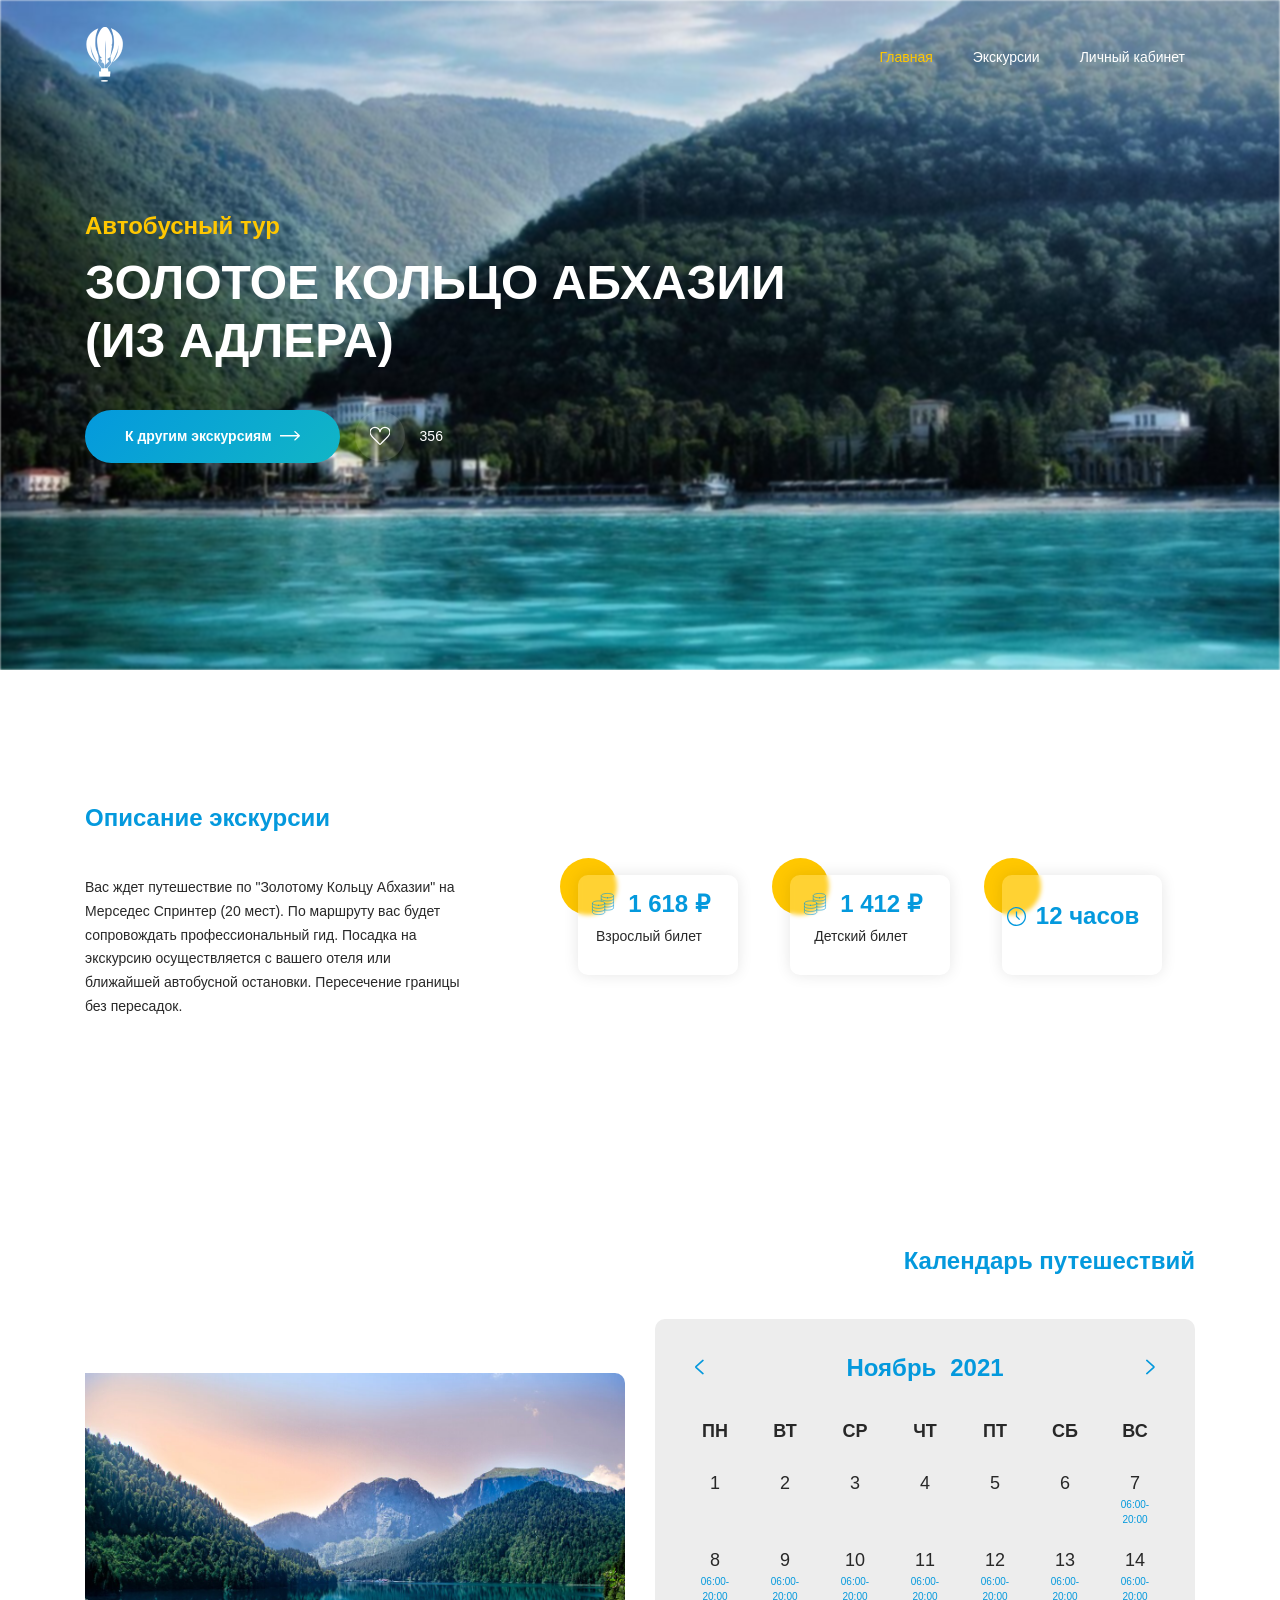
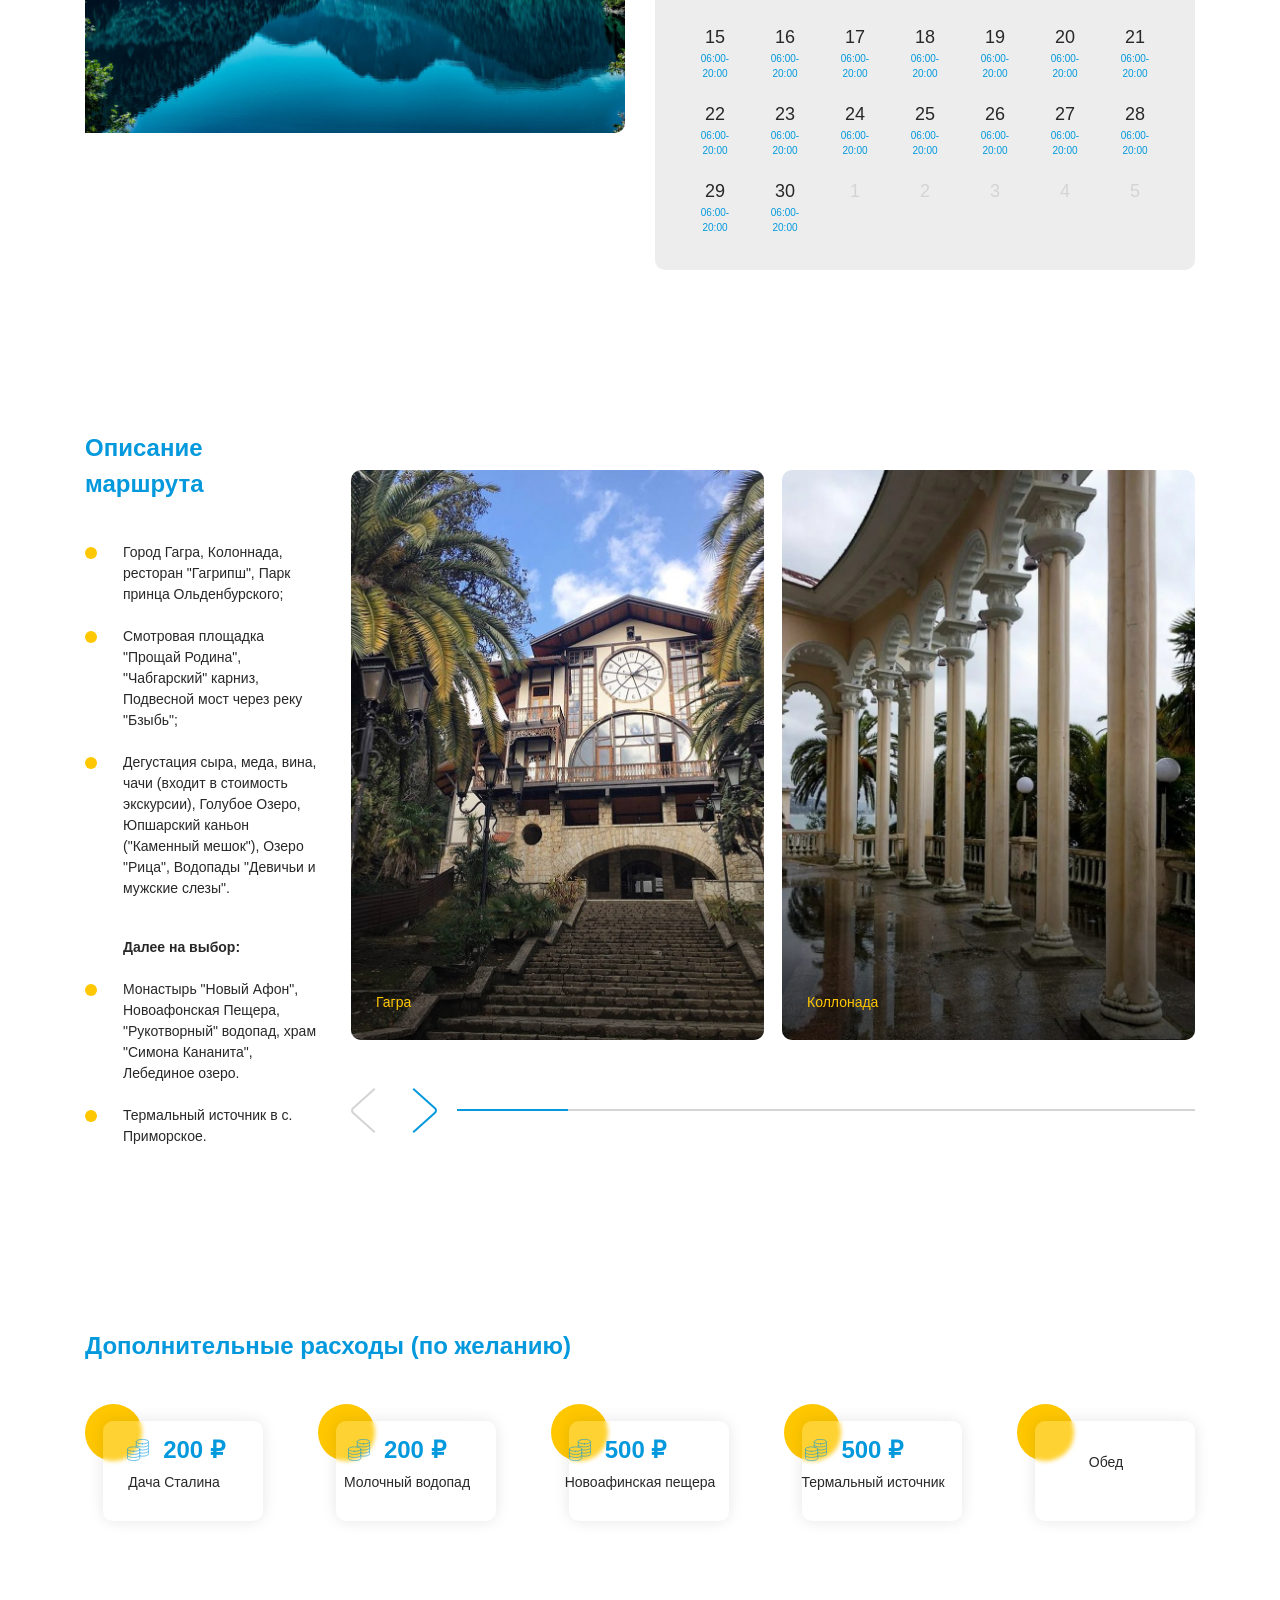
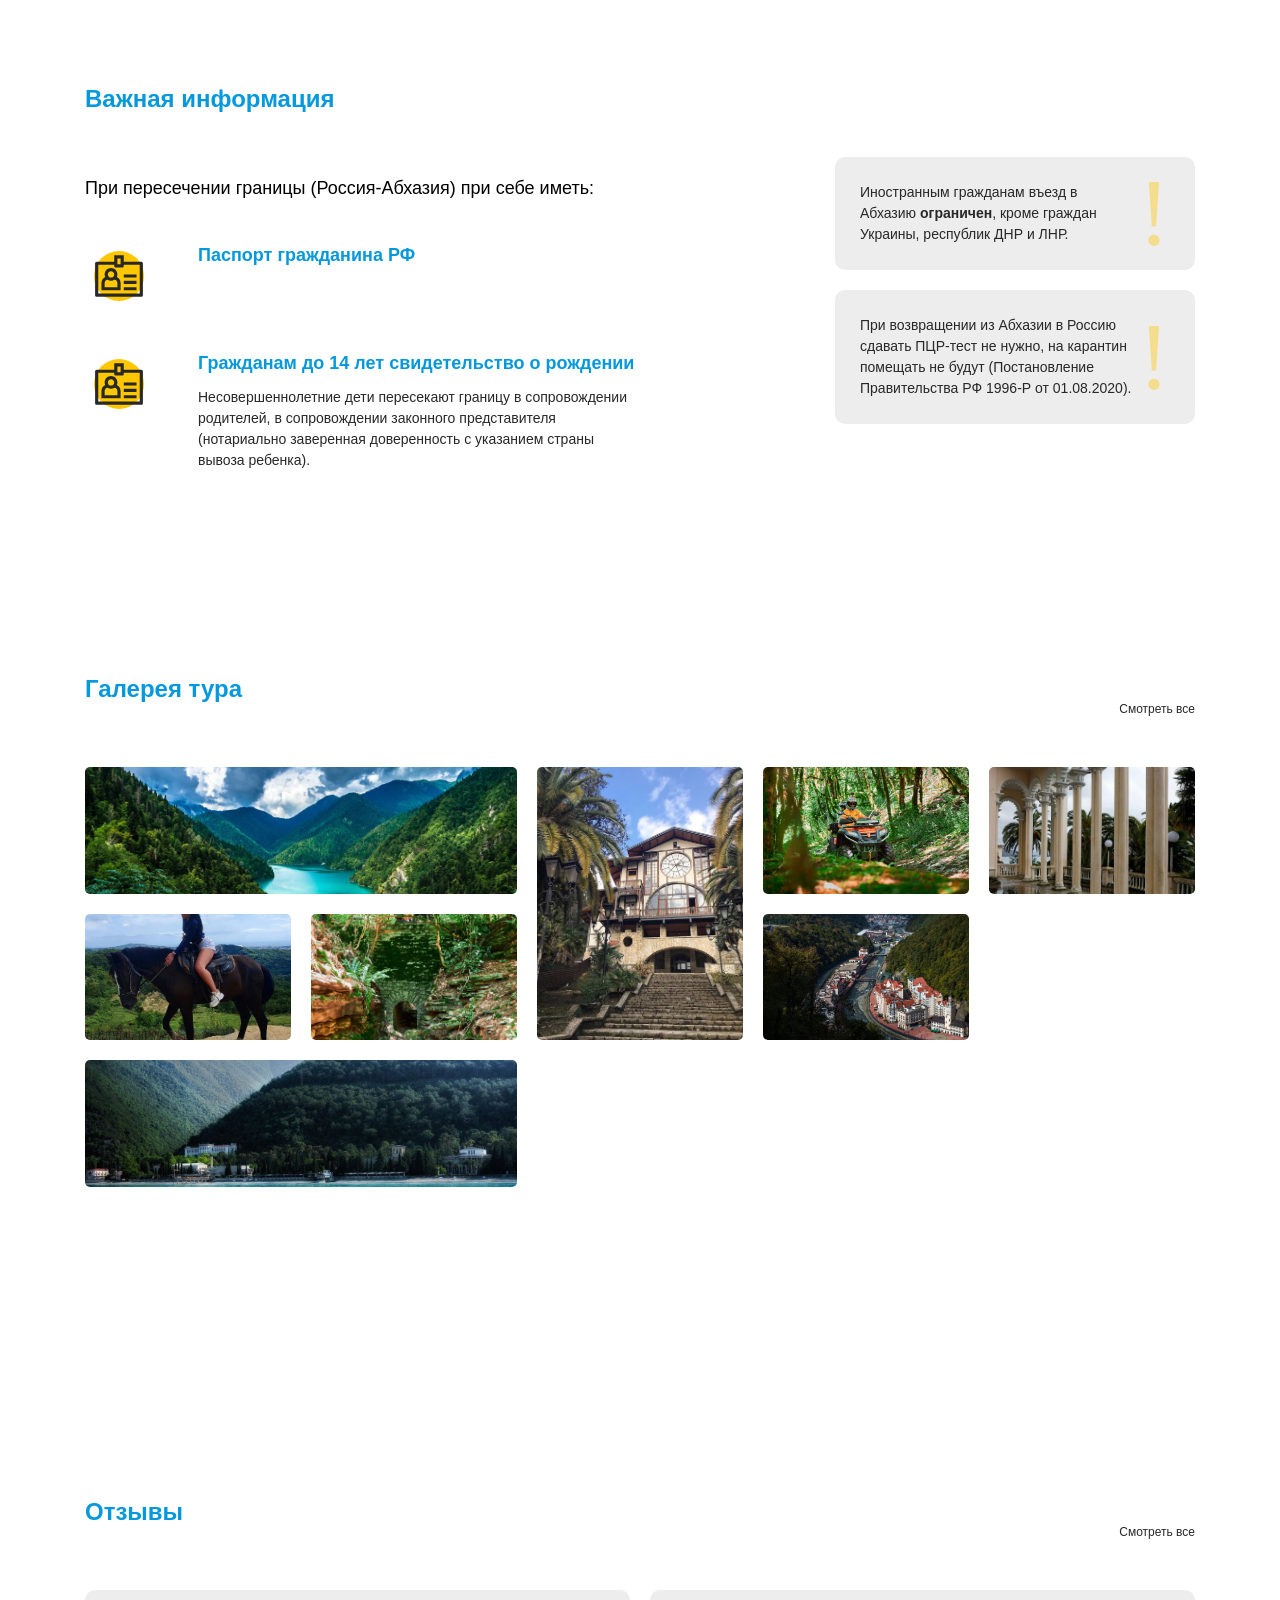
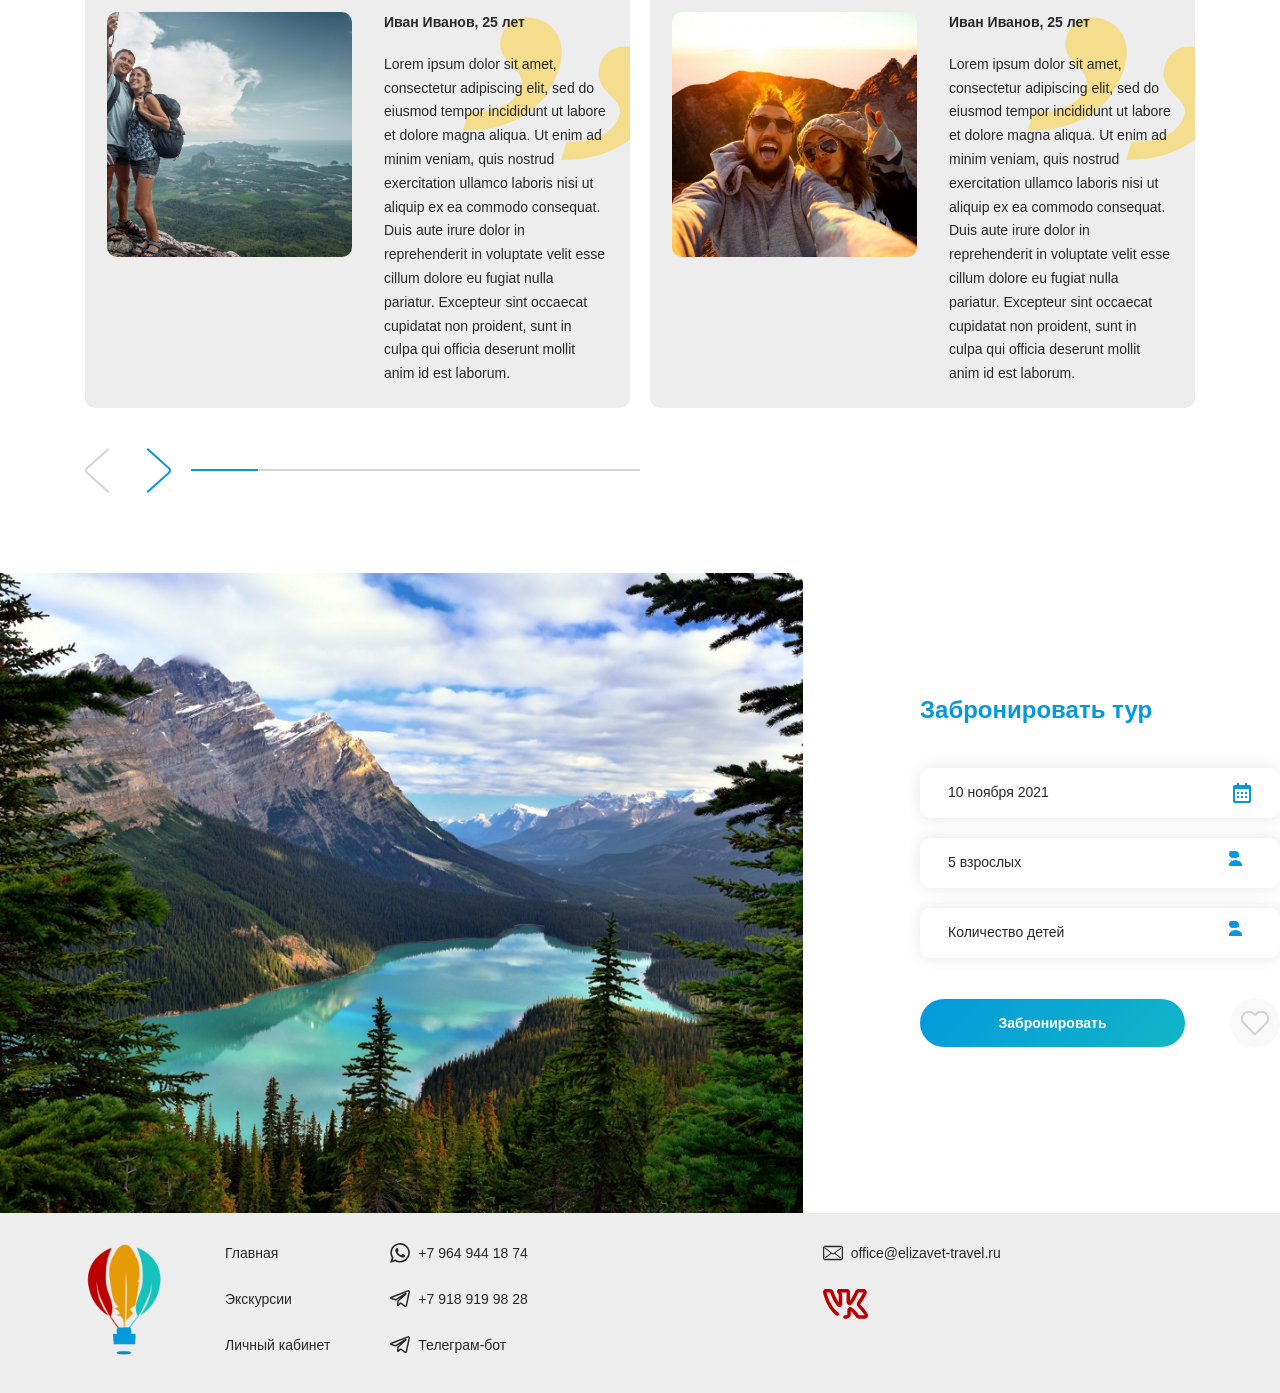
<file: excursions.html>
<!DOCTYPE html>
<html lang="en">
<head>
  <meta charset="UTF-8">
  <meta name="viewport" content="width=device-width, initial-scale=1.0">
  <title>Elizavet-travel</title>
  <meta charset="UTF-8">
<meta name="viewport" content="width=device-width, initial-scale=1.0">
<link href="styles/global-excursions.css" rel="stylesheet (Таблица стилей)">
 <link rel="stylesheet" href="styles/global-excursions.css">
 <title>Обзор экскурсии</title>
  <link rel="stylesheet" href="styles/global-excursions.css">
 
  <style id="sections-styles">
/* CSS for section section:header */
.header-section {
  position: relative;
  min-height: 670px;
  padding-top: 26px;
  padding-bottom: 88px;
  display: flex;
  flex-direction: column;
  color: var(--background-light);
  overflow: hidden;
}
.header-background {
  position: absolute;
  top: 0;
  left: 0;
  width: 100%;
  height: 100%;
  z-index: -1;
}
.header-background img {
  width: 100%;
  height: 100%;
  object-fit: cover;
  filter: blur(1px);
}
.header-section .container {
  display: flex;
  flex-direction: column;
  flex-grow: 1;
}
.site-header {
  display: flex;
  justify-content: space-between;
  align-items: center;
}
.logo img {
  width: 40px;
  height: 57px;
}
.main-nav ul {
  display: flex;
  gap: 20px;
  text-decoration: none;
}
.main-nav a {
  font-size: 14px;
  font-weight: 500;
  padding: 10px;
}
.header__list li{
  transition: all 0.2s ease-in-out;
  list-style: none;
}

.header__list li:first-child a{
  color: #ffc700;
}
.header__list li:hover{
  opacity: 0.6;
}
.main-nav a {
  color: var(--background-light);
  text-decoration: none;
  font-size: 14px;
  font-weight: 500;
}
.main-nav a.active {
  color: var(--secondary-color);
}
.hero-content {
  margin-top: auto;
  margin-bottom: auto;
  max-width: 761px;
}
.hero-subtitle {
  font-size: 24px;
  font-weight: 700;
  color: var(--secondary-color);
  margin: 0 0 10px;
}
.hero-title {
  font-size: 48px;
  font-weight: 700;
  margin: 0 0 40px;
  line-height: 1.2;
}
.hero-actions {
  display: flex;
  align-items: center;
  gap: 15px;
}
.btn-primary .arrow-icon {
  margin-left: 8px;
  flex-shrink: 0;
  width: 20px;
}
.favorite-button {
  position: relative;
  width: 50px;
  height: 50px;
  cursor: pointer;
  transition: all 0.2s ease-in-out;
  display: flex;
  flex-direction: column;
  align-items: center;
  justify-content: center;
  position: relative;
  background-color: #fefefe1f;
  border-radius: 50%;
  &:hover svg{
    stroke: rgb(209, 209, 209);
  }



}
.favorite-button svg  {
  transition: all 0.1s ease-in-out;
  stroke: white;
  width: 20px;
  height: 20px;
  fill: transparent;
}
.favorite-button.active svg  {
  fill: red;
  stroke: red;
}
.indicators-button{
  opacity: 0;
  visibility: hidden;
  height: 0;
  width: 0;
  position: absolute;
}
.favorite-button .fav-bg {
  position: absolute;
  top: 0;
  left: 0;
  width: 100%;
  height: 100%;
  opacity: 0.3;
}
.favorite-button .fav-icon {
  position: absolute;
  top: 50%;
  left: 50%;
  transform: translate(-50%, -50%);
  width: 30px;
  height: 30px;
}
@media (max-width: 768px) {
  .header-section {
    min-height: auto;
    padding-bottom: 60px;
  }
  .main-nav {
    display: none; /* Or convert to a hamburger menu */
  }
  .hero-title {
    font-size: 36px;
  }
  .hero-subtitle {
    font-size: 20px;
  }
  .hero-actions {
    flex-direction: column;
    align-items: flex-start;
  }
}

/* CSS for section section:description */
#description .container {
  padding-top: 50px;
  padding-bottom: 50px;
}
.description-grid {
  display: grid;
  grid-template-columns: 382px 1fr;
  gap: 93px;
  align-items: center;
}
.description-text p {
  font-size: 14px;
  font-weight: 500;
  line-height: 1.7;
}
.description-cards {
  display: flex;
  gap: 34px;
}
.info-card {
  position: relative;
  width: 178px;
  height: 117px;
  display: flex;
  align-items: center;
  justify-content: center;
}
.info-card-bg {
  position: absolute;
  top: 0;
  left: 0;
  width: 100%;
  height: 100%;
}
.info-card-bg .bg-circle {
  position: absolute;
  top: 0;
  left: 0;
  width: 57px;
  height: 57px;
}
.info-card-bg .bg-rect {
  position: absolute;
  bottom: 0;
  right: 0;
  width: 160px;
  height: 100px;
  background-color: rgba(255, 255, 255, 0.2);
  border-radius: 10px;
  backdrop-filter: blur(2px);
  box-shadow: 0px 0px 15px 0px rgba(0, 0, 0, 0.1);
}
.info-card-content {
  position: relative;
  z-index: 1;
  text-align: center;
  color: var(--text-color);
}
.info-card-content .price, .info-card-content .time {
  display: flex;
  align-items: center;
  gap: 10px;
  font-size: 24px;
  font-weight: 700;
  color: var(--primary-color);
}
.info-card-content p {
  margin: 4px 0 0;
  font-size: 14px;
  font-weight: 500;
}
@media (max-width: 992px) {
  .description-grid {
    grid-template-columns: 1fr;
    gap: 40px;
  }
  .description-cards {
    justify-content: center;
    flex-wrap: wrap;
  }
}

/* CSS for section section:calendar */
#calendar {
  background-color: var(--background-light);
}
.calendar-layout {
  display: grid;
  grid-template-columns: 1fr 1fr;
  align-items: center;
  gap: 30px;
}
.calendar-image img {
  width: 100%;
  height: auto;
  border-radius: 0px 10px 10px 0px;
  object-fit: cover;
  max-height: 550px;
}
.calendar-content .section-title {
  text-align: right;
}
.calendar-widget-container {
  background-color: var(--background-grey);
  border-radius: 10px;
  padding: 30px;
  max-width: 560px;
}
.calendar-header {
  display: flex;
  justify-content: space-between;
  align-items: center;
  margin-bottom: 20px;
}
.nav-arrow {
  background: none;
  border: none;
  cursor: pointer;
  padding: 10px;
}
.nav-arrow img {
    width: 9px;
    height: 16px;
}
.month-year {
  text-align: center;
}
.month-year .month {
  font-size: 24px;
  font-weight: 700;
  color: var(--primary-color);
  margin-right: 10px;
}
.month-year .year {
  font-size: 24px;
  font-weight: 700;
  color: var(--primary-color);
}
.calendar-grid {
  display: grid;
  grid-template-columns: repeat(7, 1fr);
  gap: 10px;
  text-align: center;
}
.weekday {
  font-size: 18px;
  font-weight: 700;
  padding: 10px 0;
}
.day {
  font-size: 18px;
  font-weight: 500;
  padding: 5px;
  min-height: 44px;
}
.day.available {
  cursor: pointer;
}
.day .time-slot {
  display: block;
  font-size: 10px;
  color: var(--primary-color);
  font-weight: 500;
}
.day.other-month {
  color: #d4d4d4;
}
@media (max-width: 992px) {
  .calendar-layout {
    grid-template-columns: 1fr;
  }
  .calendar-image {
    display: none;
  }
  .calendar-content .section-title {
    text-align: left;
  }
}

/* CSS for section section:route */
.route-layout {
  display: grid;
  grid-template-columns: 1fr 1fr;
  gap: 30px;
  align-items: flex-start;
}
.route-description ul {
  list-style: none;
  padding: 0;
  margin: 0;
}
.route-description li {
  padding-left: 38px;
  position: relative;
  margin-bottom: 21px;
  font-weight: 500;
}
.route-description li::before {
  content: '';
  position: absolute;
  left: 0;
  top: 5px;
  width: 12px;
  height: 12px;
  background-color: var(--secondary-color);
  border-radius: 50%;
}
.route-description li.sub-heading {
  font-weight: 700;
  margin-top: 38px;
}
.route-description li.sub-heading::before {
  display: none;
}
.route-gallery {
  padding-top: 40px;
}
.gallery-slider {
  display: flex;
  gap: 18px;
  margin-bottom: 48px;
}
.slide {
  position: relative;
  width: 413px;
  height: 570px;
  border-radius: 10px;
  overflow: hidden;
}
.slide img {
  width: 100%;
  height: 100%;
  object-fit: cover;
}
.slide::after {
  content: '';
  position: absolute;
  bottom: 0;
  left: 0;
  width: 100%;
  height: 50%;
  background: linear-gradient(180deg, rgba(0, 0, 0, 0) 0%, rgba(0, 0, 0, 0.6) 100%);
}
.slide-caption {
  position: absolute;
  bottom: 27px;
  left: 25px;
  color: var(--secondary-color);
  font-weight: 500;
  z-index: 1;
}
.slider-controls {
  display: flex;
  align-items: center;
  gap: 20px;
}
.slider-progress {
  flex-grow: 1;
  height: 2px;
  background-color: #d4d4d4;
}
.progress-bar {
  width: 15%; /* Example width */
  height: 100%;
  background-color: var(--primary-color);
}
@media (max-width: 1200px) {
    .route-layout {
        grid-template-columns: 1fr;
    }
    .gallery-slider {
        justify-content: center;
    }
}
@media (max-width: 768px) {
    .gallery-slider {
        flex-direction: column;
        align-items: center;
    }
    .slide {
        width: 100%;
        max-width: 413px;
        height: auto;
        aspect-ratio: 413 / 570;
    }
}

/* CSS for section section:expenses */
.expenses-cards-container {
  display: flex;
  justify-content: space-between;
  flex-wrap: wrap;
  gap: 20px;
}
.info-card .lunch {
  font-size: 14px;
  font-weight: 500;
  margin: 0;
}
@media (max-width: 1200px) {
    .expenses-cards-container {
        justify-content: center;
    }
}

/* CSS for section section:info */
.info-grid {
  display: grid;
  grid-template-columns: 550px 360px;
  justify-content: space-between;
  gap: 30px;
}
.documents-intro {
  font-size: 18px;
  font-weight: 500;
  color: #000;
  margin-bottom: 40px;
}
.document-item {
  display: flex;
  gap: 45px;
  align-items: flex-start;
  margin-bottom: 40px;
}
.doc-icon-wrapper {
  position: relative;
  width: 68px;
  height: 68px;
  flex-shrink: 0;
}
.doc-icon-bg {
  position: absolute;
  top: 50%;
  left: 50%;
  transform: translate(-50%, -50%);
  width: 50px;
  height: 50px;
}
.doc-icon {
  position: absolute;
  top: 50%;
  left: 50%;
  transform: translate(-50%, -50%);
  width: 51px;
  height: 51px;
}
.doc-title {
  font-size: 18px;
  font-weight: 700;
  color: var(--primary-color);
  margin: 0 0 10px;
}
.doc-description {
  font-size: 14px;
  font-weight: 500;
  margin: 0;
}
.alerts-info {
  display: flex;
  flex-direction: column;
  gap: 20px;
}
.alert-box {
  background-color: var(--background-grey);
  border-radius: 10px;
  padding: 25px;
  position: relative;
  overflow: hidden;
}
.alert-box p {
  margin: 0;
  font-weight: 500;
  position: relative;
  z-index: 1;
  max-width: 275px;
}
.alert-symbol {
  position: absolute;
  right: 25px;
  top: 50%;
  transform: translateY(-50%);
  font-family: var(--font-display);
  font-size: 96px;
  color: var(--secondary-color);
  opacity: 0.4;
  line-height: 1;
}
@media (max-width: 992px) {
  .info-grid {
    grid-template-columns: 1fr;
  }
}

/* CSS for section section:gallery */
.gallery-grid-container {
  display: grid;
  grid-template-columns: repeat(4, 1fr);
  grid-template-rows: repeat(4, 1fr);
  gap: 20px;
  height: 567px;
}
.gallery-item {
  border-radius: 5px;
  overflow: hidden;
}
.gallery-item img {
  width: 100%;
  height: 100%;
  object-fit: cover;
}
.item-1 { grid-area: 1 / 1 / 3 / 3; }
.item-2 { grid-area: 1 / 3 / 5 / 5; }
.item-3 { grid-area: 3 / 2 / 5 / 3; }
.item-4 { grid-area: 3 / 1 / 5 / 2; }
.item-5 { grid-area: 1 / 5 / 3 / 6; }
.item-6 { grid-area: 3 / 5 / 5 / 6; }
.item-7 { grid-area: 5 / 3 / 6 / 5; }
.item-8 { grid-area: 5 / 1 / 6 / 3; }

/* A more realistic masonry-like grid */
.gallery-grid-container {
    display: grid;
    grid-template-columns: repeat(auto-fit, minmax(200px, 1fr));
    grid-auto-rows: 200px;
    grid-auto-flow: dense;
    gap: 20px;
}
.gallery-item.item-1 { grid-column: span 2; grid-row: span 1; }
.gallery-item.item-2 { grid-column: span 1; grid-row: span 2; }
.gallery-item.item-3 { grid-column: span 1; grid-row: span 1; }
.gallery-item.item-4 { grid-column: span 1; grid-row: span 1; }
.gallery-item.item-5 { grid-column: span 1; grid-row: span 1; }
.gallery-item.item-6 { grid-column: span 1; grid-row: span 1; }
.gallery-item.item-7 { grid-column: span 1; grid-row: span 1; }
.gallery-item.item-8 { grid-column: span 2; grid-row: span 1; }

@media (max-width: 768px) {
    .gallery-grid-container {
        grid-template-columns: repeat(auto-fit, minmax(250px, 1fr));
        grid-auto-rows: 250px;
    }
    .gallery-item {
        grid-column: auto !important;
        grid-row: auto !important;
    }
}

/* CSS for section section:testimonials */
.testimonials-container {
  display: grid;
  grid-template-columns: 1fr 1fr;
  gap: 20px;
  margin-bottom: 40px;
}
.testimonial-card {
  background-color: var(--background-grey);
  border-radius: 10px;
  padding: 22px;
  position: relative;
  overflow: hidden;
  min-height: 322px;
}
.quote-bg {
  position: absolute;
  right: -20px;
  top: -50px;
  font-family: var(--font-display);
  font-size: 500px;
  color: var(--secondary-color);
  opacity: 0.4;
  line-height: 1;
  transform: rotate(16.66deg);
  z-index: 0;
}
.testimonial-content {
  position: relative;
  z-index: 1;
  display: flex;
  gap: 32px;
  align-items: flex-start;
}
.author-photo {
  width: 245px;
  height: 245px;
  object-fit: cover;
  border-radius: 10px;
  flex-shrink: 0;
}
.author-text h3 {
  font-size: 14px;
  font-weight: 700;
  margin: 0 0 20px;
}
.author-text p {
  font-size: 14px;
  font-weight: 500;
  margin: 0;
  line-height: 1.7;
}
#testimonials .slider-controls {
  max-width: 50%;
}
@media (max-width: 1200px) {
    .testimonials-container {
        grid-template-columns: 1fr;
    }
    #testimonials .slider-controls {
        max-width: 100%;
    }
}
@media (max-width: 768px) {
    .testimonial-content {
        flex-direction: column;
    }
    .author-photo {
        width: 100%;
        height: auto;
    }
}

/* CSS for section section:booking */
#booking {
  padding: 0;
}
.booking-layout {
  display: grid;
  grid-template-columns: 803px 1fr;
  max-width: 1440px;
  margin: 0 auto;
}
.booking-image img {
  width: 100%;
  height: 640px;
  object-fit: cover;
  display: block;
  border-radius: 0px 10px 0px 0px;
}
.booking-form-container {
  padding: 119px 0 0 117px;
}
.booking-form {
  max-width: 360px;
}
.form-field {
  display: flex;
  justify-content: space-between;
  align-items: center;
  background-color: var(--background-light);
  border-radius: 10px;
  box-shadow: 0px 0px 15px 0px rgba(0, 0, 0, 0.1);
  padding: 16px 28px;
  margin-bottom: 20px;
  height: 50px;
  font-size: 14px;
  font-weight: 500;
}
.field-icon-group {
  position: relative;
  width: 23px;
  height: 23px;
}
.field-icon-group img {
  position: absolute;
}
.form-actions {
  display: flex;
  align-items: center;
  gap: 45px;
  margin-top: 40px;
}
.form-actions .btn {
  flex-grow: 1;
}
@media (max-width: 1200px) {
    .booking-layout {
        grid-template-columns: 1fr;
    }
    .booking-image {
        display: none;
    }
    .booking-form-container {
        padding: 60px 15px;
    }
    .booking-form {
        margin: 0 auto;
    }
}

/* CSS for section section:footer */
.site-footer {
  background-color: var(--background-grey);
  padding-top: 30px;
  padding-bottom: 30px;
}
.footer-grid {
  display: grid;
  grid-template-columns: auto auto 1fr 1fr;
  gap: 60px;
  align-items: start;
}
.footer-logo img {
  width: 80px;
  height: 114px;
}
.footer-nav {
  display: flex;
  flex-direction: column;
  gap: 25px;
}
.footer-nav a {
  text-decoration: none;
  color: var(--text-color);
  font-weight: 500;
}
.footer-contacts {
  display: flex;
  flex-direction: column;
  gap: 25px;
}
.contact-item {
  display: flex;
  align-items: center;
  gap: 8px;
}
.contact-item img {
  width: 20px;
  height: 20px;
}
.contact-item a {
  text-decoration: none;
  color: var(--text-color);
  font-weight: 500;
}
.footer-socials {
  display: flex;
  flex-direction: column;
  gap: 25px;
  align-items: flex-start;
}
.social-icons {
  display: flex;
  gap: 10px;
}
.social-icons img {
  height: 30px;
}
@media (max-width: 992px) {
    .footer-grid {
        grid-template-columns: 1fr 1fr;
        gap: 40px;
    }
}
@media (max-width: 768px) {
    .footer-grid {
        grid-template-columns: 1fr;
        text-align: center;
        gap: 30px;
    }
    .footer-logo {
        margin: 0 auto;
    }
    .footer-nav, .footer-contacts, .footer-socials {
        align-items: center;
    }
}
  </style>
  <script src="scripts/script.js" defer></script>
</head>
<body>
<section id="header" class="header-section">
  <div class="header-background">
    <img src="images/69449b915c87a4d60e7704438747f3ceff84de49.png" alt="Background landscape of Abkhazia">
  </div>
  <div class="container">
    <header class="site-header">
      <a href="/" class="logo">
        <img src="images/logo.png" alt="PeroTravel Logo">
      </a>
      <nav class="main-nav">
        <ul class="header__list">
          <!-- <li><a href="index.html" class="active">Главная</a></li>
          <li><a href="#popular-excursions">Экскурсии</a></li>
          <li><a href="#">Личный кабинет</a></li> -->
        </ul>
      </nav>
    </header>
    <div class="hero-content">
      <p class="hero-subtitle">Автобусный тур</p>
      <h1 class="hero-title">ЗОЛОТОЕ КОЛЬЦО АБХАЗИИ<br>(ИЗ АДЛЕРА)</h1>
      <div class="hero-actions">
        <a href="#tours" class="btn btn-primary">
          К другим экскурсиям
          <img src="images/1_1271.svg" alt="arrow icon" class="arrow-icon">
        </a>
        <!--Обьединенное изображение -->
        <div class="favorite-button">
          <button class="indicators-button" type="button"></button>
          
          <!-- <img src="images/1_1265.svg" alt="favorite background" class="fav-bg"> -->
          <!-- <img src="images/1_1266.svg" alt="favorite icon" class="fav-icon"> -->
           <svg xmlns="http://www.w3.org/2000/svg" width="16" height="16"  class="bi bi-suit-heart-fill" viewBox="0 0 16 16"> <path d="M4 1c2.21 0 4 1.755 4 3.92C8 2.755 9.79 1 12 1s4 1.755 4 3.92c0 3.263-3.234 4.414-7.608 9.608a.513.513 0 0 1-.784 0C3.234 9.334 0 8.183 0 4.92 0 2.755 1.79 1 4 1z"/> </svg>
          
        </button>
        </div>
        <span class="indicators-count">356</span>
      </div>
    </div>
  </div>
</section>
<section id="description">
  <div class="container">
    <div class="description-grid">
      <div class="description-text">
        <h2 class="section-title">Описание экскурсии</h2>
        <p>Вас ждет путешествие по "Золотому Кольцу Абхазии" на Мерседес Спринтер (20 мест). По маршруту вас будет сопровождать профессиональный гид. Посадка на экскурсию осуществляется с вашего отеля или ближайшей автобусной остановки. Пересечение границы без пересадок.</p>
      </div>
      <div class="description-cards">
        <div class="info-card">
          <div class="info-card-bg">
            <img src="images/1_1242.svg" alt="" class="bg-circle">
            <div class="bg-rect"></div>
          </div>
          <div class="info-card-content">
            <div class="price">
              <img src="images/1_1247.svg" alt="price icon">
              <span>1 618 ₽</span>
            </div>
            <p>Взрослый билет</p>
          </div>
        </div>
        <div class="info-card">
          <div class="info-card-bg">
            <img src="images/1_1224.svg" alt="" class="bg-circle">
            <div class="bg-rect"></div>
          </div>
          <div class="info-card-content">
            <div class="price">
              <img src="images/1_1229.svg" alt="price icon">
              <span>1 412 ₽</span>
            </div>
            <p>Детский билет</p>
          </div>
        </div>
        <div class="info-card">
          <div class="info-card-bg">
            <img src="images/1_1215.svg" alt="" class="bg-circle">
            <div class="bg-rect"></div>
          </div>
          <div class="info-card-content">
            <div class="time">
              <img src="images/1_1220.svg" alt="time icon">
              <span>12 часов</span>
            </div>
          </div>
        </div>
      </div>
    </div>
  </div>
</section>
<section id="calendar">
  <div class="container">
    <div class="calendar-layout">
      <div class="calendar-image">
        <img src="images/0a9ccc680785ec6a22d0af4645956057c785a77d.png" alt="Scenic view of a lake and mountains">
      </div>
      <div class="calendar-content">
        <h2 class="section-title">Календарь путешествий</h2>
        <div class="calendar-widget-container">
          <div class="calendar-header">
            <button class="nav-arrow"><img src="images/1_1099.svg" alt="Previous month"></button>
            <div class="month-year">
              <span class="month">Ноябрь</span>
              <span class="year">2021</span>
            </div>
            <button class="nav-arrow"><img src="images/1_1103.svg" alt="Next month"></button>
          </div>
          <div class="calendar-grid">
            <div class="weekday">ПН</div><div class="weekday">ВТ</div><div class="weekday">СР</div><div class="weekday">ЧТ</div><div class="weekday">ПТ</div><div class="weekday">СБ</div><div class="weekday">ВС</div>
            <div class="day">1</div><div class="day">2</div><div class="day">3</div><div class="day">4</div><div class="day">5</div><div class="day">6</div><div class="day available">7<span class="time-slot">06:00-20:00</span></div>
            <div class="day available">8<span class="time-slot">06:00-20:00</span></div><div class="day available">9<span class="time-slot">06:00-20:00</span></div><div class="day available">10<span class="time-slot">06:00-20:00</span></div><div class="day available">11<span class="time-slot">06:00-20:00</span></div><div class="day available">12<span class="time-slot">06:00-20:00</span></div><div class="day available">13<span class="time-slot">06:00-20:00</span></div><div class="day available">14<span class="time-slot">06:00-20:00</span></div>
            <div class="day available">15<span class="time-slot">06:00-20:00</span></div><div class="day available">16<span class="time-slot">06:00-20:00</span></div><div class="day available">17<span class="time-slot">06:00-20:00</span></div><div class="day available">18<span class="time-slot">06:00-20:00</span></div><div class="day available">19<span class="time-slot">06:00-20:00</span></div><div class="day available">20<span class="time-slot">06:00-20:00</span></div><div class="day available">21<span class="time-slot">06:00-20:00</span></div>
            <div class="day available">22<span class="time-slot">06:00-20:00</span></div><div class="day available">23<span class="time-slot">06:00-20:00</span></div><div class="day available">24<span class="time-slot">06:00-20:00</span></div><div class="day available">25<span class="time-slot">06:00-20:00</span></div><div class="day available">26<span class="time-slot">06:00-20:00</span></div><div class="day available">27<span class="time-slot">06:00-20:00</span></div><div class="day available">28<span class="time-slot">06:00-20:00</span></div>
            <div class="day available">29<span class="time-slot">06:00-20:00</span></div><div class="day available">30<span class="time-slot">06:00-20:00</span></div><div class="day other-month">1</div><div class="day other-month">2</div><div class="day other-month">3</div><div class="day other-month">4</div><div class="day other-month">5</div>
          </div>
        </div>
      </div>
    </div>
  </div>
</section>
<section id="route">
  <div class="container">
    <div class="route-layout">
      <div class="route-description">
        <h2 class="section-title">Описание маршрута</h2>
        <ul>
          <li>Город Гагра, Колоннада, ресторан "Гагрипш", Парк принца Ольденбурского;</li>
          <li>Смотровая площадка "Прощай Родина", "Чабгарский" карниз, Подвесной мост через реку "Бзыбь";</li>
          <li>Дегустация сыра, меда, вина, чачи (входит в стоимость экскурсии), Голубое Озеро, Юпшарский каньон ("Каменный мешок"), Озеро "Рица", Водопады "Девичьи и мужские слезы".</li>
          <li class="sub-heading">Далее на выбор:</li>
          <li>Монастырь "Новый Афон", Новоафонская Пещера, "Рукотворный" водопад, храм "Симона Кананита", Лебединое озеро.</li>
          <li>Термальный источник в с. Приморское.</li>
        </ul>
      </div>
      <div class="route-gallery">
        <div class="gallery-slider">
          <div class="slide">
            <img src="images/b7cd7688576dd48c691f355d27ed22a49e7a7042.png" alt="Гагра">
            <div class="slide-caption">Гагра</div>
          </div>
          <div class="slide">
            <img src="images/de119775ff300ee4dbab56da2665ee610d8add38.png" alt="Коллонада">
            <div class="slide-caption">Коллонада</div>
          </div>
        </div>
        <div class="slider-controls">
          <img src="images/1_1068.svg" alt="slider navigation">
          <div class="slider-progress">
            <div class="progress-bar"></div>
          </div>
        </div>
      </div>
    </div>
  </div>
</section>
<section id="expenses">
  <div class="container">
    <h2 class="section-title">Дополнительные расходы (по желанию)</h2>
    <div class="expenses-cards-container">
      <div class="info-card">
        <div class="info-card-bg">
          <img src="images/1_1044.svg" alt="" class="bg-circle">
          <div class="bg-rect"></div>
        </div>
        <div class="info-card-content">
          <div class="price"><img src="images/1_1049.svg" alt="price icon"><span>200 ₽</span></div>
          <p>Дача Сталина</p>
        </div>
      </div>
      <div class="info-card">
        <div class="info-card-bg">
          <img src="images/1_1026.svg" alt="" class="bg-circle">
          <div class="bg-rect"></div>
        </div>
        <div class="info-card-content">
          <div class="price"><img src="images/1_1031.svg" alt="price icon"><span>200 ₽</span></div>
          <p>Молочный водопад</p>
        </div>
      </div>
      <div class="info-card">
        <div class="info-card-bg">
          <img src="images/1_1008.svg" alt="" class="bg-circle">
          <div class="bg-rect"></div>
        </div>
        <div class="info-card-content">
          <div class="price"><img src="images/1_1013.svg" alt="price icon"><span>500 ₽</span></div>
          <p>Новоафинская пещера</p>
        </div>
      </div>
      <div class="info-card">
        <div class="info-card-bg">
          <img src="images/1_990.svg" alt="" class="bg-circle">
          <div class="bg-rect"></div>
        </div>
        <div class="info-card-content">
          <div class="price"><img src="images/1_995.svg" alt="price icon"><span>500 ₽</span></div>
          <p>Термальный источник</p>
        </div>
      </div>
      <div class="info-card">
        <div class="info-card-bg">
          <img src="images/1_986.svg" alt="" class="bg-circle">
          <div class="bg-rect"></div>
        </div>
        <div class="info-card-content">
          <p class="lunch">Обед</p>
        </div>
      </div>
    </div>
  </div>
</section>
<section id="info">
  <div class="container">
    <h2 class="section-title">Важная информация</h2>
    <div class="info-grid">
      <div class="documents-info">
        <p class="documents-intro">При пересечении границы (Россия-Абхазия) при себе иметь:</p>
        <div class="document-item">
          <!--merged image-->
          <div class="doc-icon-wrapper">
            <img src="images/1_975.svg" alt="icon background" class="doc-icon-bg">
            <img src="images/1_976.svg" alt="passport icon" class="doc-icon">
          </div>
          <p class="doc-title">Паспорт гражданина РФ</p>
        </div>
        <div class="document-item">
          <!--merged image-->
          <div class="doc-icon-wrapper">
            <img src="images/1_963.svg" alt="icon background" class="doc-icon-bg">
            <img src="images/1_964.svg" alt="passport icon" class="doc-icon">
          </div>
          <div class="doc-text">
            <p class="doc-title">Гражданам до 14 лет свидетельство о рождении</p>
            <p class="doc-description">Несовершеннолетние дети пересекают границу в сопровождении родителей, в сопровождении законного представителя (нотариально заверенная доверенность с указанием страны вывоза ребенка).</p>
          </div>
        </div>
      </div>
      <div class="alerts-info">
        <div class="alert-box">
          <span class="alert-symbol">!</span>
          <p>Иностранным гражданам въезд в Абхазию <strong>ограничен</strong>, кроме граждан Украины, республик ДНР и ЛНР.</p>
        </div>
        <div class="alert-box">
          <span class="alert-symbol">!</span>
          <p>При возвращении из Абхазии в Россию сдавать ПЦР-тест не нужно, на карантин помещать не будут (Постановление Правительства РФ 1996-Р от 01.08.2020).</p>
        </div>
      </div>
    </div>
  </div>
</section>
<section id="gallery">
  <div class="container">
    <div class="section-header">
      <h2 class="section-title">Галерея тура</h2>
      <a href="#" class="view-all-link">Смотреть все</a>
    </div>
    <div class="gallery-grid-container">
      <div class="gallery-item item-1"><img src="images/dd11270c618047585818a6724c61be49890f1b88.png" alt="Gallery image 1"></div>
      <div class="gallery-item item-2"><img src="images/b7cd7688576dd48c691f355d27ed22a49e7a7042.png" alt="Gallery image 2"></div>
      <div class="gallery-item item-3"><img src="images/aba0264c03ae568787532436b93eb604d8968d03.png" alt="Gallery image 3"></div>
      <div class="gallery-item item-4"><img src="images/de119775ff300ee4dbab56da2665ee610d8add38.png" alt="Gallery image 4"></div>
      <div class="gallery-item item-5"><img src="images/e59f20559adaffae9bf06f3f516af4689ca8fcb9.png" alt="Gallery image 5"></div>
      <div class="gallery-item item-6"><img src="images/d1a4f7a7e0d337c8a5dc24d80a81a94ea627bfef.png" alt="Gallery image 6"></div>
      <div class="gallery-item item-7"><img src="images/3d6189b4a0a1b71ff193fc895afda6186308eb1a.png" alt="Gallery image 7"></div>
      <div class="gallery-item item-8"><img src="images/69449b915c87a4d60e7704438747f3ceff84de49.png" alt="Gallery image 8"></div>
    </div>
  </div>
</section>

<section id="testimonials">
  <div class="container">
    <div class="section-header">
      <h2 class="section-title">Отзывы</h2>
      <a href="#" class="view-all-link">Смотреть все</a>
    </div>
    <div class="testimonials-container">
      <div class="testimonial-card">
        <span class="quote-bg">”</span>
        <div class="testimonial-content">
          <img src="images/77b165d7cb632d3571d960b32d5468d67b43f4d8.png" alt="Иван Иванов" class="author-photo">
          <div class="author-text">
            <h3>Иван Иванов, 25 лет</h3>
            <p>Lorem ipsum dolor sit amet, consectetur adipiscing elit, sed do eiusmod tempor incididunt ut labore et dolore magna aliqua. Ut enim ad minim veniam, quis nostrud exercitation ullamco laboris nisi ut aliquip ex ea commodo consequat. Duis aute irure dolor in reprehenderit in voluptate velit esse cillum dolore eu fugiat nulla pariatur. Excepteur sint occaecat cupidatat non proident, sunt in culpa qui officia deserunt mollit anim id est laborum.</p>
          </div>
        </div>
      </div>
      <div class="testimonial-card">
        <span class="quote-bg">”</span>
        <div class="testimonial-content">
          <img src="images/a5fe3956cebfed890cb5929684934c84831a3508.png" alt="Иван Иванов" class="author-photo">
          <div class="author-text">
            <h3>Иван Иванов, 25 лет</h3>
            <p>Lorem ipsum dolor sit amet, consectetur adipiscing elit, sed do eiusmod tempor incididunt ut labore et dolore magna aliqua. Ut enim ad minim veniam, quis nostrud exercitation ullamco laboris nisi ut aliquip ex ea commodo consequat. Duis aute irure dolor in reprehenderit in voluptate velit esse cillum dolore eu fugiat nulla pariatur. Excepteur sint occaecat cupidatat non proident, sunt in culpa qui officia deserunt mollit anim id est laborum.</p>
          </div>
        </div>
      </div>
    </div>
    <div class="slider-controls">
      <img src="images/1_920.svg" alt="slider navigation">
      <div class="slider-progress">
        <div class="progress-bar"></div>
      </div>
    </div>
  </div>
</section>
<section id="booking">
  <div class="booking-layout">
    <div class="booking-image">
      <img src="images/e5fa6b4a3c2881475defd3392ffa286dc21488e2.png" alt="Scenic view for booking section">
    </div>
    <div class="booking-form-container">
      <h2 class="section-title">Забронировать тур</h2>
      <form class="booking-form">
        <div class="form-field">
          <span>10 ноября 2021</span>
          <img src="images/1_911.svg" alt="calendar icon">
        </div>
        <div class="form-field">
          <span>5 взрослых</span>
          <!--обьединенное изображение-->
          <div class="field-icon-group">
            <img src="images/1_906.svg" alt="icon part 1">
            <img src="images/1_904.svg" alt="icon part 2">
            <img src="images/1_902.svg" alt="icon part 3">
          </div>
        </div>
        <div class="form-field">
          <span>Количество детей</span>
          <!--обьединенное изображение-->
          <div class="field-icon-group">
            <img src="images/1_895.svg" alt="icon part 1">
            <img src="images/1_893.svg" alt="icon part 2">
            <img src="images/1_891.svg" alt="icon part 3">
          </div>
        </div>
        <div class="form-actions">
          <button type="submit" class="btn btn-primary">Забронировать</button>
       
          <div class="favorite-button">
            
            
            <img src="images/1_881.svg" alt="favorite background" class="fav-bg">
            <img src="images/1_882.svg" alt="favorite icon" class="fav-icon">
           
            
          </div>
        </div>
      </form>
    </div>
  </div>
</section>
<footer id="footer" class="site-footer">
  <div class="container">
    <div class="footer-grid">
      <div class="footer-logo">
        <img src="images/2362948918c64aa97762b2a3a082962b9f5603a2.png" alt="Elizavet-travel Logo">
      </div>
      <nav class="footer-nav">
        <a href="#main">Главная</a>
        <a href="#tours">Экскурсии</a>
        <a href="#account">Личный кабинет</a>
      </nav>
      <div class="footer-contacts">
        <div class="contact-item">
          <img src="images/1_869.svg" alt="whatsapp icon">
          <span>+7 964 944 18 74</span>
        </div>
        <div class="contact-item">
          <img src="images/1_864.svg" alt="telegram icon">
          <span>+7 918 919 98 28</span>
        </div>
        <div class="contact-item">
          <img src="images/1_858.svg" alt="telegram bot icon">
          <span>Телеграм-бот</span>
        </div>
      </div>
      <div class="footer-socials">
        <div class="contact-item">
          <img src="images/1_850.svg" alt="email icon">
          <a href="mailto:office@elizavet-travel.ru">office@elizavet-travel.ru</a>
        </div>
        <div class="social-icons">
          <a href="#"><img src="images/1_846.svg" alt="VK"></a>
        </div>
      </div>
    </div>
  </div>
</footer>

</body>
</html>
</file>
<file: styles/global-excursions.css>
:root {
  --primary-color: #0499dd;
  --secondary-color: #ffc700;
  --text-color: #282828;
  --background-light: #ffffff;
  --background-grey: #ededed;
  --font-main: 'Montserrat', sans-serif;
  --font-display: 'Marko One', serif;
}

body {
  margin: 0;
  font-family: var(--font-main);
  background-color: var(--background-light);
  color: var(--text-color);
  font-size: 14px;
  line-height: 1.5;
}

* {
  box-sizing: border-box;
}

.container {
  width: 100%;
  max-width: 1140px;
  margin-left: auto;
  margin-right: auto;
  padding-left: 15px;
  padding-right: 15px;
}

section {
  padding-top: 80px;
  padding-bottom: 80px;
}

h2.section-title {
  font-size: 24px;
  font-weight: 700;
  color: var(--primary-color);
  margin-top: 0;
  margin-bottom: 40px;
}

.btn {
  display: inline-flex;
  align-items: center;
  justify-content: center;
  padding: 16px 40px;
  border-radius: 60px;
  text-decoration: none;
  font-weight: 700;
  font-size: 14px;
  border: none;
  cursor: pointer;
  transition: all 0.3s ease;
}

.btn-primary {
  background: linear-gradient(135deg, #0499dd 0%, #17c1bc 141.42%);
  color: var(--background-light);
}

.btn-primary:hover {
    opacity: 0.9;
}

.section-header {
    display: flex;
    justify-content: space-between;
    align-items: center;
    margin-bottom: 20px;
}

.view-all-link {
    color: var(--text-color);
    font-size: 12px;
    font-weight: 500;
    text-decoration: none;
}

@media (max-width: 992px) {
    section {
        padding-top: 60px;
        padding-bottom: 60px;
    }
    .section-title {
        font-size: 22px;
    }
}

@media (max-width: 768px) {
    section {
        padding-top: 40px;
        padding-bottom: 40px;
    }
    .section-title {
        font-size: 20px;
    }
}
</file>
